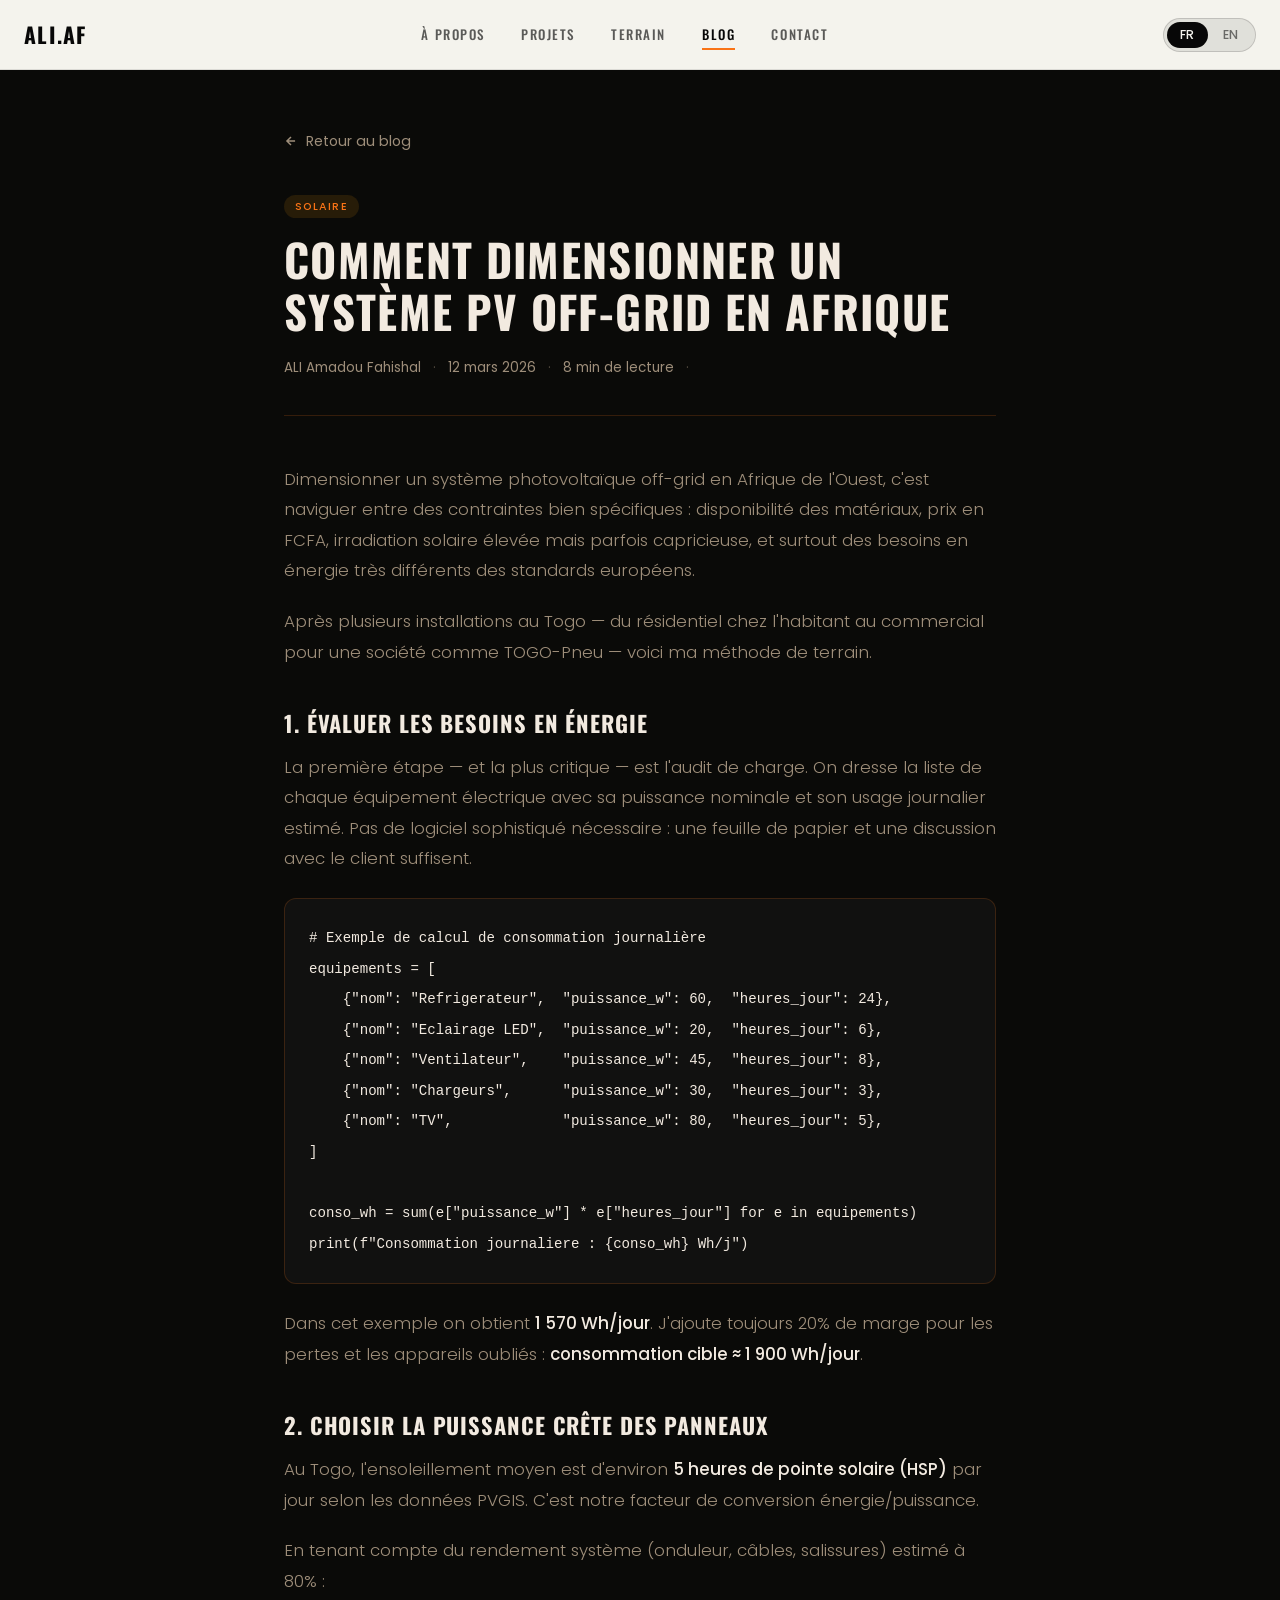
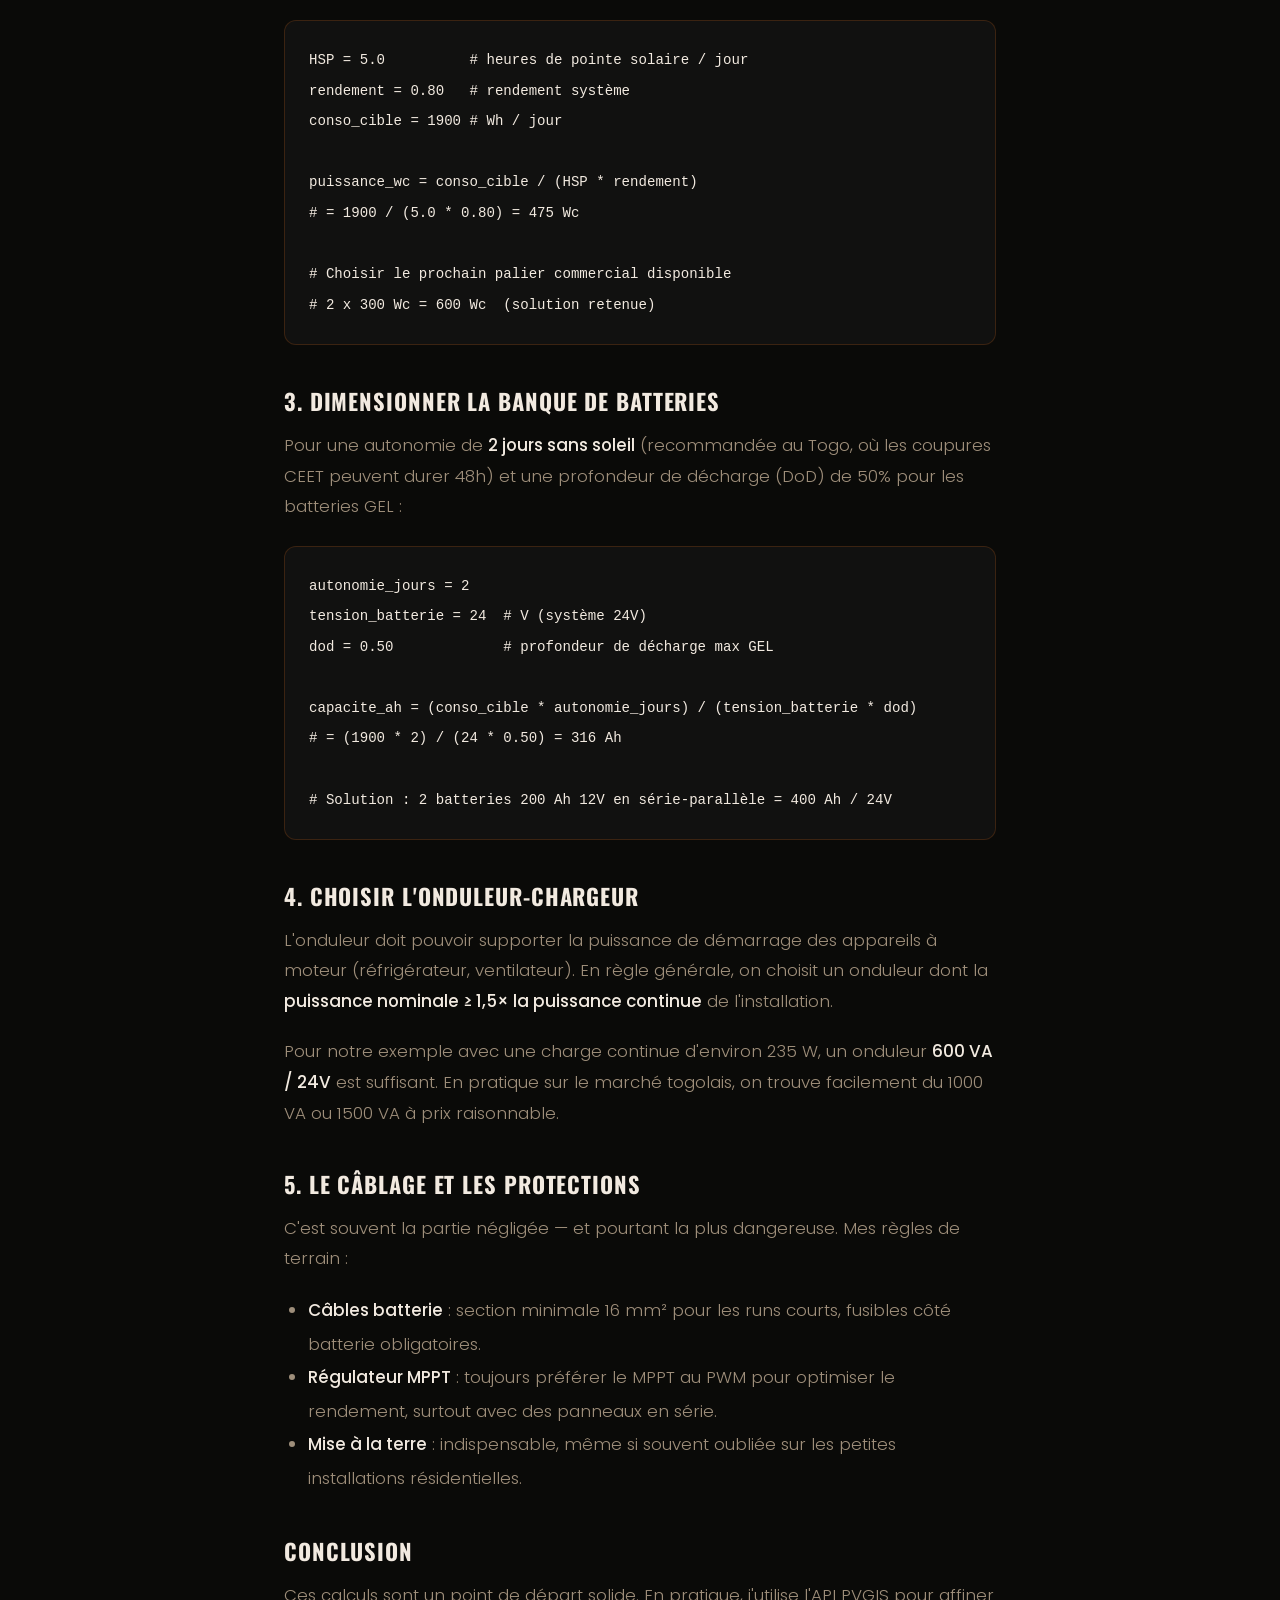
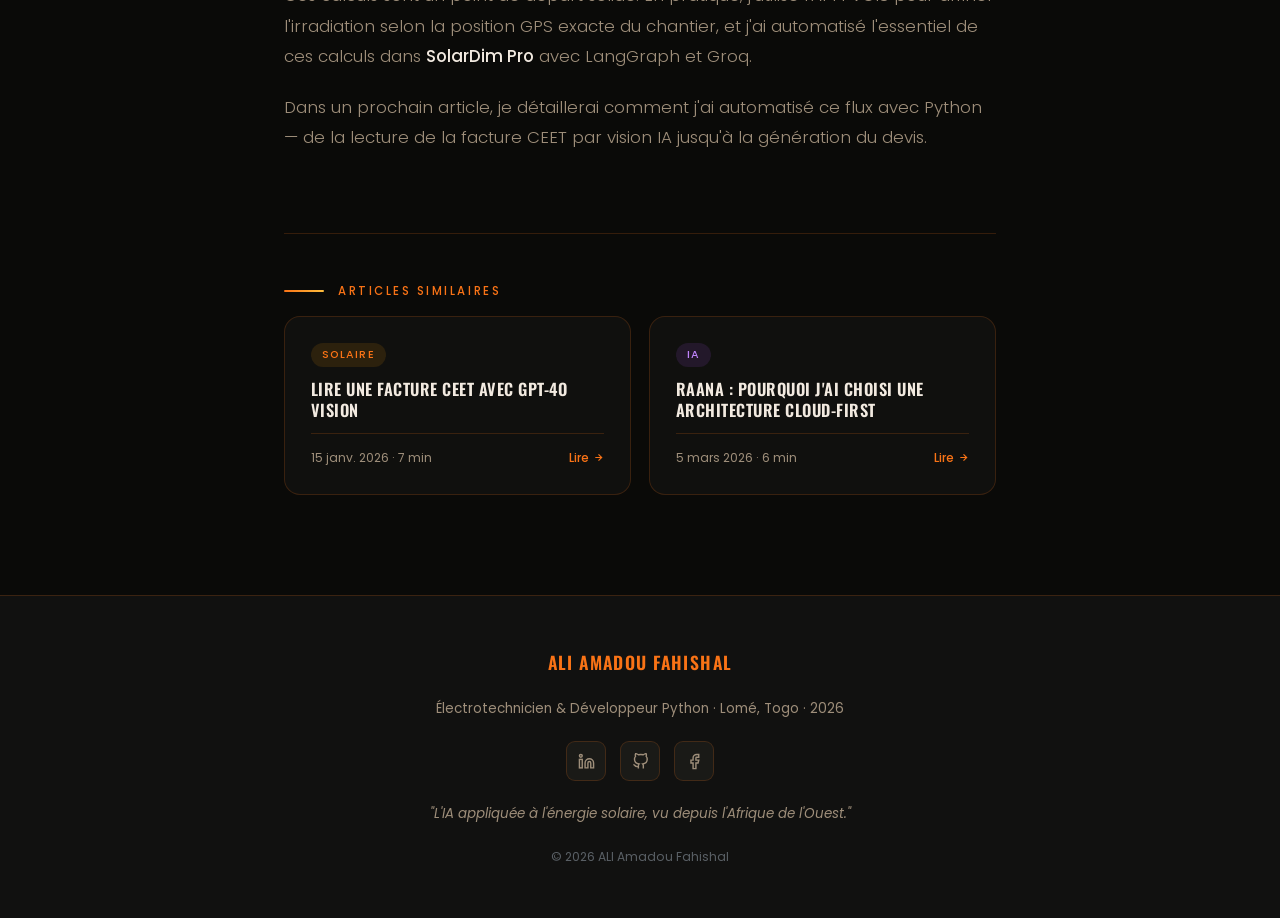
<file: article.html>
<!DOCTYPE html>
<html lang="fr">
<head>
  <meta charset="UTF-8">
  <meta name="viewport" content="width=device-width, initial-scale=1.0">
  <title>Comment dimensionner un système PV off-grid en Afrique — ALI Amadou Fahishal</title>
  <meta name="description" content="Guide pratique pour dimensionner un système solaire off-grid adapté aux réalités du terrain africain : besoins, panneaux, batteries, onduleur.">
  <meta name="author" content="ALI Amadou Fahishal">
  <link rel="preconnect" href="https://fonts.googleapis.com">
  <link rel="preconnect" href="https://fonts.gstatic.com" crossorigin>
  <link href="https://fonts.googleapis.com/css2?family=Oswald:wght@400;500;600;700&family=Poppins:ital,wght@0,300;0,400;0,500;1,300&display=swap" rel="stylesheet">
  <link rel="stylesheet" href="assets/css/style.css">
  <link rel="icon" href="data:image/svg+xml,<svg xmlns='http://www.w3.org/2000/svg' viewBox='0 0 100 100'><text y='.9em' font-size='90'>⚡</text></svg>">
</head>
<body class="lang-fr">

  <!-- Glows arrière-plan -->
  <div class="bg-glow bg-glow--orange" aria-hidden="true"></div>
  <div class="bg-glow bg-glow--green" aria-hidden="true"></div>

  <!-- ======================================================
       NAVIGATION
       ====================================================== -->
  <nav class="nav" role="navigation" aria-label="Navigation principale">
    <div class="nav__inner">

      <a href="index.html" class="nav__logo" aria-label="Accueil ALI.AF">ALI.AF</a>

      <ul class="nav__links" role="list">
        <li><a href="index.html#about"    class="nav__link"><span class="fr">À propos</span><span class="en">About</span></a></li>
        <li><a href="index.html#projects" class="nav__link"><span class="fr">Projets</span><span class="en">Projects</span></a></li>
        <li><a href="index.html#terrain"  class="nav__link"><span class="fr">Terrain</span><span class="en">Field</span></a></li>
        <li><a href="blog.html"           class="nav__link active">Blog</a></li>
        <li><a href="index.html#contact"  class="nav__link">Contact</a></li>
      </ul>

      <div class="nav__actions">
        <div class="lang-toggle" role="group" aria-label="Choix de langue">
          <button class="lang-toggle__btn" data-lang="fr" aria-pressed="true">FR</button>
          <button class="lang-toggle__btn" data-lang="en" aria-pressed="false">EN</button>
        </div>
        <button class="nav__hamburger" aria-label="Ouvrir le menu" aria-expanded="false" aria-controls="mobile-menu">
          <span></span>
          <span></span>
          <span></span>
        </button>
      </div>

    </div>
  </nav>

  <!-- Menu mobile -->
  <div class="nav__mobile" id="mobile-menu" role="navigation" aria-label="Menu mobile">
    <a href="index.html#about"    class="nav__link"><span class="fr">À propos</span><span class="en">About</span></a>
    <a href="index.html#projects" class="nav__link"><span class="fr">Projets</span><span class="en">Projects</span></a>
    <a href="index.html#terrain"  class="nav__link"><span class="fr">Terrain</span><span class="en">Field</span></a>
    <a href="blog.html"           class="nav__link">Blog</a>
    <a href="index.html#contact"  class="nav__link">Contact</a>
  </div>

  <main>
    <article class="article-page">

      <!-- Retour au blog -->
      <div class="article-back">
        <a href="blog.html">
          <svg width="14" height="14" viewBox="0 0 24 24" fill="none" stroke="currentColor" stroke-width="2.5" aria-hidden="true"><path d="M19 12H5M12 19l-7-7 7-7"/></svg>
          <span class="fr">Retour au blog</span>
          <span class="en">Back to blog</span>
        </a>
      </div>

      <!-- ====================================================
           EN-TÊTE DE L'ARTICLE
           ==================================================== -->
      <header class="article-header">
        <span class="article-card__category cat-solaire">Solaire</span>
        <h1 class="article-header__title">
          <span class="fr">Comment dimensionner un système PV off-grid en Afrique</span>
          <span class="en">How to size an off-grid PV system in Africa</span>
        </h1>
        <div class="article-header__meta">
          <span>ALI Amadou Fahishal</span>
          <span>12 mars 2026</span>
          <span>8 min <span class="fr">de lecture</span><span class="en">read</span></span>
        </div>
      </header>

      <!-- ====================================================
           CORPS DE L'ARTICLE
           ==================================================== -->
      <div class="article-body">

        <p class="fr">Dimensionner un système photovoltaïque off-grid en Afrique de l'Ouest, c'est naviguer entre des contraintes bien spécifiques : disponibilité des matériaux, prix en FCFA, irradiation solaire élevée mais parfois capricieuse, et surtout des besoins en énergie très différents des standards européens.</p>
        <p class="en">Sizing an off-grid photovoltaic system in West Africa means navigating very specific constraints: material availability, CFA franc pricing, high but sometimes unpredictable solar irradiation, and energy needs very different from European standards.</p>

        <p class="fr">Après plusieurs installations au Togo — du résidentiel chez l'habitant au commercial pour une société comme TOGO-Pneu — voici ma méthode de terrain.</p>
        <p class="en">After several installations in Togo — from residential homes to commercial sites like TOGO-Pneu — here is my field method.</p>

        <h2>
          <span class="fr">1. Évaluer les besoins en énergie</span>
          <span class="en">1. Assess energy needs</span>
        </h2>

        <p class="fr">La première étape — et la plus critique — est l'audit de charge. On dresse la liste de chaque équipement électrique avec sa puissance nominale et son usage journalier estimé. Pas de logiciel sophistiqué nécessaire : une feuille de papier et une discussion avec le client suffisent.</p>
        <p class="en">The first step — and the most critical — is the load audit. We list every electrical appliance with its rated power and estimated daily usage. No sophisticated software needed: a sheet of paper and a conversation with the client is enough.</p>

<pre><code><span class="fr"># Exemple de calcul de consommation journalière</span><span class="en"># Daily consumption calculation example</span>
equipements = [
    {"nom": "Refrigerateur",  "puissance_w": 60,  "heures_jour": 24},
    {"nom": "Eclairage LED",  "puissance_w": 20,  "heures_jour": 6},
    {"nom": "Ventilateur",    "puissance_w": 45,  "heures_jour": 8},
    {"nom": "Chargeurs",      "puissance_w": 30,  "heures_jour": 3},
    {"nom": "TV",             "puissance_w": 80,  "heures_jour": 5},
]

conso_wh = sum(e["puissance_w"] * e["heures_jour"] for e in equipements)
print(f"<span class="fr">Consommation journaliere</span><span class="en">Daily consumption</span> : {conso_wh} Wh/j")</code></pre>

        <p class="fr">Dans cet exemple on obtient <strong>1 570 Wh/jour</strong>. J'ajoute toujours 20% de marge pour les pertes et les appareils oubliés : <strong>consommation cible ≈ 1 900 Wh/jour</strong>.</p>
        <p class="en">In this example we get <strong>1,570 Wh/day</strong>. I always add 20% margin for losses and forgotten appliances: <strong>target consumption ≈ 1,900 Wh/day</strong>.</p>

        <h2>
          <span class="fr">2. Choisir la puissance crête des panneaux</span>
          <span class="en">2. Choose the peak panel power</span>
        </h2>

        <p class="fr">Au Togo, l'ensoleillement moyen est d'environ <strong>5 heures de pointe solaire (HSP)</strong> par jour selon les données PVGIS. C'est notre facteur de conversion énergie/puissance.</p>
        <p class="en">In Togo, the average sunshine is approximately <strong>5 peak solar hours (PSH)</strong> per day according to PVGIS data. This is our energy/power conversion factor.</p>

        <p class="fr">En tenant compte du rendement système (onduleur, câbles, salissures) estimé à 80% :</p>
        <p class="en">Taking into account the system efficiency (inverter, cables, soiling) estimated at 80%:</p>

<pre><code>HSP = 5.0          <span class="fr"># heures de pointe solaire / jour</span><span class="en"># peak solar hours / day</span>
rendement = 0.80   <span class="fr"># rendement système</span><span class="en"># system efficiency</span>
conso_cible = 1900 <span class="fr"># Wh / jour</span><span class="en"># Wh / day</span>

puissance_wc = conso_cible / (HSP * rendement)
# = 1900 / (5.0 * 0.80) = 475 Wc

<span class="fr"># Choisir le prochain palier commercial disponible</span><span class="en"># Choose the next available commercial tier</span>
# 2 x 300 Wc = 600 Wc  (solution retenue)</code></pre>

        <h2>
          <span class="fr">3. Dimensionner la banque de batteries</span>
          <span class="en">3. Size the battery bank</span>
        </h2>

        <p class="fr">Pour une autonomie de <strong>2 jours sans soleil</strong> (recommandée au Togo, où les coupures CEET peuvent durer 48h) et une profondeur de décharge (DoD) de 50% pour les batteries GEL :</p>
        <p class="en">For <strong>2 days of autonomy without sun</strong> (recommended in Togo, where CEET power cuts can last 48h) and a depth of discharge (DoD) of 50% for GEL batteries:</p>

<pre><code>autonomie_jours = 2
tension_batterie = 24  <span class="fr"># V (système 24V)</span><span class="en"># V (24V system)</span>
dod = 0.50             <span class="fr"># profondeur de décharge max GEL</span><span class="en"># max DoD for GEL</span>

capacite_ah = (conso_cible * autonomie_jours) / (tension_batterie * dod)
# = (1900 * 2) / (24 * 0.50) = 316 Ah

<span class="fr"># Solution : 2 batteries 200 Ah 12V en série-parallèle = 400 Ah / 24V</span>
<span class="en"># Solution: 2 x 200 Ah 12V batteries in series-parallel = 400 Ah / 24V</span></code></pre>

        <h2>
          <span class="fr">4. Choisir l'onduleur-chargeur</span>
          <span class="en">4. Choose the inverter-charger</span>
        </h2>

        <p class="fr">L'onduleur doit pouvoir supporter la puissance de démarrage des appareils à moteur (réfrigérateur, ventilateur). En règle générale, on choisit un onduleur dont la <strong>puissance nominale ≥ 1,5× la puissance continue</strong> de l'installation.</p>
        <p class="en">The inverter must handle the starting power of motor-driven appliances (refrigerator, fan). As a rule, choose an inverter whose <strong>rated power ≥ 1.5× the continuous load</strong> of the installation.</p>

        <p class="fr">Pour notre exemple avec une charge continue d'environ 235 W, un onduleur <strong>600 VA / 24V</strong> est suffisant. En pratique sur le marché togolais, on trouve facilement du 1000 VA ou 1500 VA à prix raisonnable.</p>
        <p class="en">For our example with a continuous load of about 235 W, a <strong>600 VA / 24V</strong> inverter is sufficient. In practice on the Togolese market, 1000 VA or 1500 VA units are readily available at reasonable prices.</p>

        <h2>
          <span class="fr">5. Le câblage et les protections</span>
          <span class="en">5. Wiring and protection</span>
        </h2>

        <p class="fr">C'est souvent la partie négligée — et pourtant la plus dangereuse. Mes règles de terrain :</p>
        <p class="en">This is often the neglected part — yet the most dangerous. My field rules:</p>

        <ul style="padding-left: 24px; margin: 0 0 20px; color: var(--text-muted); line-height: 2; list-style: disc;">
          <li class="fr"><strong style="color:var(--text);">Câbles batterie</strong> : section minimale 16 mm² pour les runs courts, fusibles côté batterie obligatoires.</li>
          <li class="en"><strong style="color:var(--text);">Battery cables</strong>: minimum 16 mm² section for short runs, fuses on the battery side are mandatory.</li>
          <li class="fr"><strong style="color:var(--text);">Régulateur MPPT</strong> : toujours préférer le MPPT au PWM pour optimiser le rendement, surtout avec des panneaux en série.</li>
          <li class="en"><strong style="color:var(--text);">MPPT controller</strong>: always prefer MPPT over PWM to optimize efficiency, especially with panels in series.</li>
          <li class="fr"><strong style="color:var(--text);">Mise à la terre</strong> : indispensable, même si souvent oubliée sur les petites installations résidentielles.</li>
          <li class="en"><strong style="color:var(--text);">Grounding</strong>: essential, even if often forgotten on small residential installations.</li>
        </ul>

        <h2>
          <span class="fr">Conclusion</span>
          <span class="en">Conclusion</span>
        </h2>

        <p class="fr">Ces calculs sont un point de départ solide. En pratique, j'utilise l'API PVGIS pour affiner l'irradiation selon la position GPS exacte du chantier, et j'ai automatisé l'essentiel de ces calculs dans <strong>SolarDim Pro</strong> avec LangGraph et Groq.</p>
        <p class="en">These calculations are a solid starting point. In practice, I use the PVGIS API to refine irradiation based on the exact GPS position of the site, and I've automated most of these calculations in <strong>SolarDim Pro</strong> with LangGraph and Groq.</p>

        <p class="fr">Dans un prochain article, je détaillerai comment j'ai automatisé ce flux avec Python — de la lecture de la facture CEET par vision IA jusqu'à la génération du devis.</p>
        <p class="en">In a future article, I'll detail how I automated this flow with Python — from reading the CEET invoice via AI vision to generating the quote.</p>

      </div>

      <!-- ====================================================
           ARTICLES SIMILAIRES
           ==================================================== -->
      <section class="similar-articles" aria-label="Articles similaires">
        <p class="section-label">
          <span class="fr">Articles similaires</span>
          <span class="en">Similar articles</span>
        </p>
        <div class="similar-grid">

          <a href="article.html" class="article-card" style="text-decoration:none; color:inherit;" aria-label="Lire : Lire une facture CEET avec GPT-4o Vision">
            <span class="article-card__category cat-solaire">Solaire</span>
            <h3 class="article-card__title">
              <span class="fr">Lire une facture CEET avec GPT-4o Vision</span>
              <span class="en">Reading a CEET electricity bill with GPT-4o Vision</span>
            </h3>
            <div class="article-card__meta">
              <span>15 janv. 2026 · 7 min</span>
              <span class="article-card__read">
                <span class="fr">Lire</span><span class="en">Read</span>
                <svg width="11" height="11" viewBox="0 0 24 24" fill="none" stroke="currentColor" stroke-width="2.5" aria-hidden="true"><path d="M5 12h14M12 5l7 7-7 7"/></svg>
              </span>
            </div>
          </a>

          <a href="article.html" class="article-card" style="text-decoration:none; color:inherit;" aria-label="Lire : RAANA : architecture cloud-first">
            <span class="article-card__category cat-ia">IA</span>
            <h3 class="article-card__title">
              <span class="fr">RAANA : pourquoi j'ai choisi une architecture cloud-first</span>
              <span class="en">RAANA: why I chose a cloud-first architecture</span>
            </h3>
            <div class="article-card__meta">
              <span>5 mars 2026 · 6 min</span>
              <span class="article-card__read">
                <span class="fr">Lire</span><span class="en">Read</span>
                <svg width="11" height="11" viewBox="0 0 24 24" fill="none" stroke="currentColor" stroke-width="2.5" aria-hidden="true"><path d="M5 12h14M12 5l7 7-7 7"/></svg>
              </span>
            </div>
          </a>

        </div>
      </section>

    </article>
  </main>

  <!-- ======================================================
       FOOTER
       ====================================================== -->
  <footer>
    <div class="container">
      <div class="footer__inner">
        <div class="footer__name">ALI Amadou Fahishal</div>
        <p class="footer__sub">
          <span class="fr">Électrotechnicien &amp; Développeur Python · Lomé, Togo · 2026</span>
          <span class="en">Electrical Engineer &amp; Python Developer · Lomé, Togo · 2026</span>
        </p>
        <div class="footer__socials">
          <a href="https://linkedin.com/in/ali-fahishal" class="footer__social" target="_blank" rel="noopener noreferrer" aria-label="LinkedIn">
            <svg width="17" height="17" viewBox="0 0 24 24" fill="none" stroke="currentColor" stroke-width="2" aria-hidden="true"><path d="M16 8a6 6 0 016 6v7h-4v-7a2 2 0 00-2-2 2 2 0 00-2 2v7h-4v-7a6 6 0 016-6z"/><rect x="2" y="9" width="4" height="12"/><circle cx="4" cy="4" r="2"/></svg>
          </a>
          <a href="https://github.com/ali-fahishal" class="footer__social" target="_blank" rel="noopener noreferrer" aria-label="GitHub">
            <svg width="17" height="17" viewBox="0 0 24 24" fill="none" stroke="currentColor" stroke-width="2" aria-hidden="true"><path d="M9 19c-5 1.5-5-2.5-7-3m14 6v-3.87a3.37 3.37 0 00-.94-2.61c3.14-.35 6.44-1.54 6.44-7A5.44 5.44 0 0020 4.77 5.07 5.07 0 0019.91 1S18.73.65 16 2.48a13.38 13.38 0 00-7 0C6.27.65 5.09 1 5.09 1A5.07 5.07 0 005 4.77a5.44 5.44 0 00-1.5 3.78c0 5.42 3.3 6.61 6.44 7A3.37 3.37 0 009 18.13V22"/></svg>
          </a>
          <a href="https://facebook.com/ali.fahishal" class="footer__social" target="_blank" rel="noopener noreferrer" aria-label="Facebook">
            <svg width="17" height="17" viewBox="0 0 24 24" fill="none" stroke="currentColor" stroke-width="2" aria-hidden="true"><path d="M18 2h-3a5 5 0 00-5 5v3H7v4h3v8h4v-8h3l1-4h-4V7a1 1 0 011-1h3z"/></svg>
          </a>
        </div>
        <p class="footer__tagline">
          "<span class="fr">L'IA appliquée à l'énergie solaire, vu depuis l'Afrique de l'Ouest.</span><span class="en">AI applied to solar energy, seen from West Africa.</span>"
        </p>
        <p class="footer__copy">&copy; 2026 ALI Amadou Fahishal</p>
      </div>
    </div>
  </footer>

  <script src="assets/js/main.js"></script>
</body>
</html>
</file>
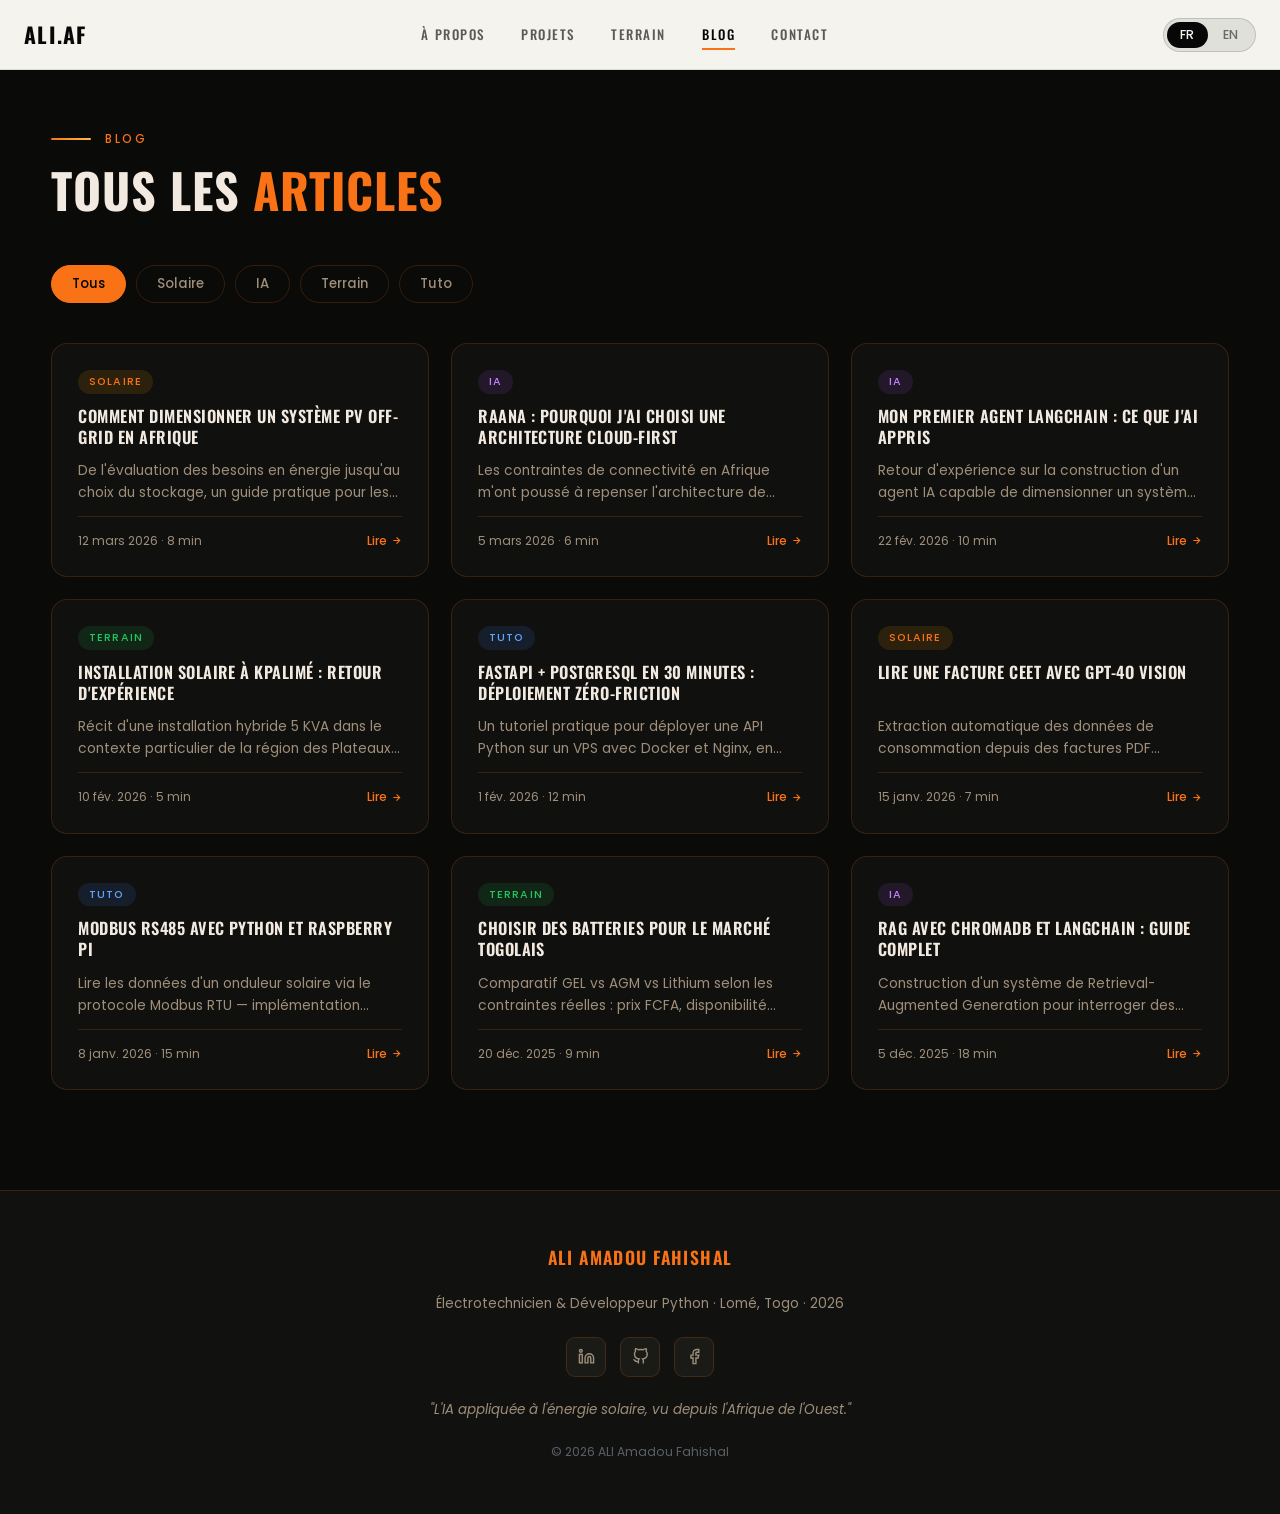
<file: blog.html>
<!DOCTYPE html>
<html lang="fr">
<head>
  <meta charset="UTF-8">
  <meta name="viewport" content="width=device-width, initial-scale=1.0">
  <title>Blog — ALI Amadou Fahishal</title>
  <meta name="description" content="Articles sur l'énergie solaire, l'intelligence artificielle appliquée, le développement Python et le terrain africain.">
  <meta name="author" content="ALI Amadou Fahishal">
  <link rel="preconnect" href="https://fonts.googleapis.com">
  <link rel="preconnect" href="https://fonts.gstatic.com" crossorigin>
  <link href="https://fonts.googleapis.com/css2?family=Oswald:wght@400;500;600;700&family=Poppins:ital,wght@0,300;0,400;0,500;1,300&display=swap" rel="stylesheet">
  <link rel="stylesheet" href="assets/css/style.css">
  <link rel="icon" href="data:image/svg+xml,<svg xmlns='http://www.w3.org/2000/svg' viewBox='0 0 100 100'><text y='.9em' font-size='90'>⚡</text></svg>">
</head>
<body class="lang-fr">

  <!-- Glows arrière-plan -->
  <div class="bg-glow bg-glow--orange" aria-hidden="true"></div>
  <div class="bg-glow bg-glow--green" aria-hidden="true"></div>

  <!-- ======================================================
       NAVIGATION
       ====================================================== -->
  <nav class="nav" role="navigation" aria-label="Navigation principale">
    <div class="nav__inner">

      <a href="index.html" class="nav__logo" aria-label="Accueil ALI.AF">ALI.AF</a>

      <ul class="nav__links" role="list">
        <li><a href="index.html#about"    class="nav__link"><span class="fr">À propos</span><span class="en">About</span></a></li>
        <li><a href="index.html#projects" class="nav__link"><span class="fr">Projets</span><span class="en">Projects</span></a></li>
        <li><a href="index.html#terrain"  class="nav__link"><span class="fr">Terrain</span><span class="en">Field</span></a></li>
        <li><a href="blog.html"           class="nav__link active">Blog</a></li>
        <li><a href="index.html#contact"  class="nav__link">Contact</a></li>
      </ul>

      <div class="nav__actions">
        <div class="lang-toggle" role="group" aria-label="Choix de langue">
          <button class="lang-toggle__btn" data-lang="fr" aria-pressed="true">FR</button>
          <button class="lang-toggle__btn" data-lang="en" aria-pressed="false">EN</button>
        </div>
        <button class="nav__hamburger" aria-label="Ouvrir le menu" aria-expanded="false" aria-controls="mobile-menu">
          <span></span>
          <span></span>
          <span></span>
        </button>
      </div>

    </div>
  </nav>

  <!-- Menu mobile -->
  <div class="nav__mobile" id="mobile-menu" role="navigation" aria-label="Menu mobile">
    <a href="index.html#about"    class="nav__link"><span class="fr">À propos</span><span class="en">About</span></a>
    <a href="index.html#projects" class="nav__link"><span class="fr">Projets</span><span class="en">Projects</span></a>
    <a href="index.html#terrain"  class="nav__link"><span class="fr">Terrain</span><span class="en">Field</span></a>
    <a href="blog.html"           class="nav__link">Blog</a>
    <a href="index.html#contact"  class="nav__link">Contact</a>
  </div>

  <main>
    <div class="blog-page">
      <div class="container">

        <p class="section-label fade-up">Blog</p>
        <h1 class="section-title fade-up">
          <span class="fr">Tous les <span style="color:var(--orange)">articles</span></span>
          <span class="en">All <span style="color:var(--orange)">articles</span></span>
        </h1>

        <!-- Filtres par catégorie -->
        <div class="blog-filters fade-up" role="group" aria-label="Filtrer les articles par catégorie">
          <button class="filter-btn active" data-filter="all">
            <span class="fr">Tous</span><span class="en">All</span>
          </button>
          <button class="filter-btn" data-filter="solaire">Solaire</button>
          <button class="filter-btn" data-filter="ia">IA</button>
          <button class="filter-btn" data-filter="terrain">
            <span class="fr">Terrain</span><span class="en">Field</span>
          </button>
          <button class="filter-btn" data-filter="tuto">Tuto</button>
        </div>

        <!-- Liste de tous les articles -->
        <div class="blog-list">

          <!-- Article 1 -->
          <a href="article.html"
             class="article-card fade-up"
             data-category="solaire"
             style="text-decoration:none; color:inherit;"
             aria-label="Lire : Comment dimensionner un système PV off-grid en Afrique">
            <span class="article-card__category cat-solaire">Solaire</span>
            <h2 class="article-card__title">
              <span class="fr">Comment dimensionner un système PV off-grid en Afrique</span>
              <span class="en">How to size an off-grid PV system in Africa</span>
            </h2>
            <p class="article-card__excerpt">
              <span class="fr">De l'évaluation des besoins en énergie jusqu'au choix du stockage, un guide pratique pour les réalités du terrain africain.</span>
              <span class="en">From energy needs assessment to storage selection, a practical guide for African field realities.</span>
            </p>
            <div class="article-card__meta">
              <span>12 mars 2026 · 8 min</span>
              <span class="article-card__read">
                <span class="fr">Lire</span><span class="en">Read</span>
                <svg width="11" height="11" viewBox="0 0 24 24" fill="none" stroke="currentColor" stroke-width="2.5" aria-hidden="true"><path d="M5 12h14M12 5l7 7-7 7"/></svg>
              </span>
            </div>
          </a>

          <!-- Article 2 -->
          <a href="article.html"
             class="article-card fade-up"
             data-category="ia"
             style="text-decoration:none; color:inherit;"
             aria-label="Lire : RAANA : pourquoi j'ai choisi une architecture cloud-first">
            <span class="article-card__category cat-ia">IA</span>
            <h2 class="article-card__title">
              <span class="fr">RAANA : pourquoi j'ai choisi une architecture cloud-first</span>
              <span class="en">RAANA: why I chose a cloud-first architecture</span>
            </h2>
            <p class="article-card__excerpt">
              <span class="fr">Les contraintes de connectivité en Afrique m'ont poussé à repenser l'architecture de RAANA de fond en comble.</span>
              <span class="en">Connectivity constraints in Africa pushed me to rethink RAANA's architecture from the ground up.</span>
            </p>
            <div class="article-card__meta">
              <span>5 mars 2026 · 6 min</span>
              <span class="article-card__read">
                <span class="fr">Lire</span><span class="en">Read</span>
                <svg width="11" height="11" viewBox="0 0 24 24" fill="none" stroke="currentColor" stroke-width="2.5" aria-hidden="true"><path d="M5 12h14M12 5l7 7-7 7"/></svg>
              </span>
            </div>
          </a>

          <!-- Article 3 -->
          <a href="article.html"
             class="article-card fade-up"
             data-category="ia"
             style="text-decoration:none; color:inherit;"
             aria-label="Lire : Mon premier agent LangChain">
            <span class="article-card__category cat-ia">IA</span>
            <h2 class="article-card__title">
              <span class="fr">Mon premier agent LangChain : ce que j'ai appris</span>
              <span class="en">My first LangChain agent: what I learned</span>
            </h2>
            <p class="article-card__excerpt">
              <span class="fr">Retour d'expérience sur la construction d'un agent IA capable de dimensionner un système photovoltaïque via dialogue.</span>
              <span class="en">Feedback on building an AI agent capable of sizing a PV system through dialogue.</span>
            </p>
            <div class="article-card__meta">
              <span>22 fév. 2026 · 10 min</span>
              <span class="article-card__read">
                <span class="fr">Lire</span><span class="en">Read</span>
                <svg width="11" height="11" viewBox="0 0 24 24" fill="none" stroke="currentColor" stroke-width="2.5" aria-hidden="true"><path d="M5 12h14M12 5l7 7-7 7"/></svg>
              </span>
            </div>
          </a>

          <!-- Article 4 -->
          <a href="article.html"
             class="article-card fade-up"
             data-category="terrain"
             style="text-decoration:none; color:inherit;"
             aria-label="Lire : Installation solaire à Kpalimé">
            <span class="article-card__category cat-terrain">
              <span class="fr">Terrain</span><span class="en">Field</span>
            </span>
            <h2 class="article-card__title">
              <span class="fr">Installation solaire à Kpalimé : retour d'expérience</span>
              <span class="en">Solar installation in Kpalimé: field report</span>
            </h2>
            <p class="article-card__excerpt">
              <span class="fr">Récit d'une installation hybride 5 KVA dans le contexte particulier de la région des Plateaux au Togo.</span>
              <span class="en">Story of a 5 KVA hybrid installation in the specific context of the Plateaux region in Togo.</span>
            </p>
            <div class="article-card__meta">
              <span>10 fév. 2026 · 5 min</span>
              <span class="article-card__read">
                <span class="fr">Lire</span><span class="en">Read</span>
                <svg width="11" height="11" viewBox="0 0 24 24" fill="none" stroke="currentColor" stroke-width="2.5" aria-hidden="true"><path d="M5 12h14M12 5l7 7-7 7"/></svg>
              </span>
            </div>
          </a>

          <!-- Article 5 -->
          <a href="article.html"
             class="article-card fade-up"
             data-category="tuto"
             style="text-decoration:none; color:inherit;"
             aria-label="Lire : FastAPI + PostgreSQL en 30 minutes">
            <span class="article-card__category cat-tuto">Tuto</span>
            <h2 class="article-card__title">
              <span class="fr">FastAPI + PostgreSQL en 30 minutes : déploiement zéro-friction</span>
              <span class="en">FastAPI + PostgreSQL in 30 minutes: zero-friction deployment</span>
            </h2>
            <p class="article-card__excerpt">
              <span class="fr">Un tutoriel pratique pour déployer une API Python sur un VPS avec Docker et Nginx, en partant de zéro.</span>
              <span class="en">A practical tutorial to deploy a Python API on a VPS with Docker and Nginx, starting from scratch.</span>
            </p>
            <div class="article-card__meta">
              <span>1 fév. 2026 · 12 min</span>
              <span class="article-card__read">
                <span class="fr">Lire</span><span class="en">Read</span>
                <svg width="11" height="11" viewBox="0 0 24 24" fill="none" stroke="currentColor" stroke-width="2.5" aria-hidden="true"><path d="M5 12h14M12 5l7 7-7 7"/></svg>
              </span>
            </div>
          </a>

          <!-- Article 6 -->
          <a href="article.html"
             class="article-card fade-up"
             data-category="solaire"
             style="text-decoration:none; color:inherit;"
             aria-label="Lire : Lire une facture CEET avec GPT-4o Vision">
            <span class="article-card__category cat-solaire">Solaire</span>
            <h2 class="article-card__title">
              <span class="fr">Lire une facture CEET avec GPT-4o Vision</span>
              <span class="en">Reading a CEET electricity bill with GPT-4o Vision</span>
            </h2>
            <p class="article-card__excerpt">
              <span class="fr">Extraction automatique des données de consommation depuis des factures PDF scannées — le module clé de SolarDim Pro.</span>
              <span class="en">Automatic extraction of consumption data from scanned PDF bills — the key module of SolarDim Pro.</span>
            </p>
            <div class="article-card__meta">
              <span>15 janv. 2026 · 7 min</span>
              <span class="article-card__read">
                <span class="fr">Lire</span><span class="en">Read</span>
                <svg width="11" height="11" viewBox="0 0 24 24" fill="none" stroke="currentColor" stroke-width="2.5" aria-hidden="true"><path d="M5 12h14M12 5l7 7-7 7"/></svg>
              </span>
            </div>
          </a>

          <!-- Article 7 -->
          <a href="article.html"
             class="article-card fade-up"
             data-category="tuto"
             style="text-decoration:none; color:inherit;"
             aria-label="Lire : Modbus RS485 avec Python et Raspberry Pi">
            <span class="article-card__category cat-tuto">Tuto</span>
            <h2 class="article-card__title">
              <span class="fr">Modbus RS485 avec Python et Raspberry Pi</span>
              <span class="en">Modbus RS485 with Python and Raspberry Pi</span>
            </h2>
            <p class="article-card__excerpt">
              <span class="fr">Lire les données d'un onduleur solaire via le protocole Modbus RTU — implémentation pas-à-pas avec pymodbus.</span>
              <span class="en">Reading data from a solar inverter via Modbus RTU protocol — step-by-step implementation with pymodbus.</span>
            </p>
            <div class="article-card__meta">
              <span>8 janv. 2026 · 15 min</span>
              <span class="article-card__read">
                <span class="fr">Lire</span><span class="en">Read</span>
                <svg width="11" height="11" viewBox="0 0 24 24" fill="none" stroke="currentColor" stroke-width="2.5" aria-hidden="true"><path d="M5 12h14M12 5l7 7-7 7"/></svg>
              </span>
            </div>
          </a>

          <!-- Article 8 -->
          <a href="article.html"
             class="article-card fade-up"
             data-category="terrain"
             style="text-decoration:none; color:inherit;"
             aria-label="Lire : Choisir des batteries pour le marché togolais">
            <span class="article-card__category cat-terrain">
              <span class="fr">Terrain</span><span class="en">Field</span>
            </span>
            <h2 class="article-card__title">
              <span class="fr">Choisir des batteries pour le marché togolais</span>
              <span class="en">Choosing batteries for the Togolese market</span>
            </h2>
            <p class="article-card__excerpt">
              <span class="fr">Comparatif GEL vs AGM vs Lithium selon les contraintes réelles : prix FCFA, disponibilité locale, température ambiante.</span>
              <span class="en">GEL vs AGM vs Lithium comparison based on real constraints: CFA franc prices, local availability, ambient temperature.</span>
            </p>
            <div class="article-card__meta">
              <span>20 déc. 2025 · 9 min</span>
              <span class="article-card__read">
                <span class="fr">Lire</span><span class="en">Read</span>
                <svg width="11" height="11" viewBox="0 0 24 24" fill="none" stroke="currentColor" stroke-width="2.5" aria-hidden="true"><path d="M5 12h14M12 5l7 7-7 7"/></svg>
              </span>
            </div>
          </a>

          <!-- Article 9 -->
          <a href="article.html"
             class="article-card fade-up"
             data-category="ia"
             style="text-decoration:none; color:inherit;"
             aria-label="Lire : RAG avec ChromaDB et LangChain">
            <span class="article-card__category cat-ia">IA</span>
            <h2 class="article-card__title">
              <span class="fr">RAG avec ChromaDB et LangChain : guide complet</span>
              <span class="en">RAG with ChromaDB and LangChain: complete guide</span>
            </h2>
            <p class="article-card__excerpt">
              <span class="fr">Construction d'un système de Retrieval-Augmented Generation pour interroger des fiches techniques de panneaux solaires.</span>
              <span class="en">Building a Retrieval-Augmented Generation system to query solar panel datasheets.</span>
            </p>
            <div class="article-card__meta">
              <span>5 déc. 2025 · 18 min</span>
              <span class="article-card__read">
                <span class="fr">Lire</span><span class="en">Read</span>
                <svg width="11" height="11" viewBox="0 0 24 24" fill="none" stroke="currentColor" stroke-width="2.5" aria-hidden="true"><path d="M5 12h14M12 5l7 7-7 7"/></svg>
              </span>
            </div>
          </a>

        </div>
      </div>
    </div>
  </main>

  <!-- ======================================================
       FOOTER
       ====================================================== -->
  <footer>
    <div class="container">
      <div class="footer__inner">
        <div class="footer__name">ALI Amadou Fahishal</div>
        <p class="footer__sub">
          <span class="fr">Électrotechnicien &amp; Développeur Python · Lomé, Togo · 2026</span>
          <span class="en">Electrical Engineer &amp; Python Developer · Lomé, Togo · 2026</span>
        </p>
        <div class="footer__socials">
          <a href="https://linkedin.com/in/ali-fahishal" class="footer__social" target="_blank" rel="noopener noreferrer" aria-label="LinkedIn">
            <svg width="17" height="17" viewBox="0 0 24 24" fill="none" stroke="currentColor" stroke-width="2" aria-hidden="true"><path d="M16 8a6 6 0 016 6v7h-4v-7a2 2 0 00-2-2 2 2 0 00-2 2v7h-4v-7a6 6 0 016-6z"/><rect x="2" y="9" width="4" height="12"/><circle cx="4" cy="4" r="2"/></svg>
          </a>
          <a href="https://github.com/ali-fahishal" class="footer__social" target="_blank" rel="noopener noreferrer" aria-label="GitHub">
            <svg width="17" height="17" viewBox="0 0 24 24" fill="none" stroke="currentColor" stroke-width="2" aria-hidden="true"><path d="M9 19c-5 1.5-5-2.5-7-3m14 6v-3.87a3.37 3.37 0 00-.94-2.61c3.14-.35 6.44-1.54 6.44-7A5.44 5.44 0 0020 4.77 5.07 5.07 0 0019.91 1S18.73.65 16 2.48a13.38 13.38 0 00-7 0C6.27.65 5.09 1 5.09 1A5.07 5.07 0 005 4.77a5.44 5.44 0 00-1.5 3.78c0 5.42 3.3 6.61 6.44 7A3.37 3.37 0 009 18.13V22"/></svg>
          </a>
          <a href="https://facebook.com/ali.fahishal" class="footer__social" target="_blank" rel="noopener noreferrer" aria-label="Facebook">
            <svg width="17" height="17" viewBox="0 0 24 24" fill="none" stroke="currentColor" stroke-width="2" aria-hidden="true"><path d="M18 2h-3a5 5 0 00-5 5v3H7v4h3v8h4v-8h3l1-4h-4V7a1 1 0 011-1h3z"/></svg>
          </a>
        </div>
        <p class="footer__tagline">
          "<span class="fr">L'IA appliquée à l'énergie solaire, vu depuis l'Afrique de l'Ouest.</span><span class="en">AI applied to solar energy, seen from West Africa.</span>"
        </p>
        <p class="footer__copy">&copy; 2026 ALI Amadou Fahishal</p>
      </div>
    </div>
  </footer>

  <script src="assets/js/main.js"></script>
</body>
</html>
</file>
<file: assets/css/style.css>
/* ============================================================
   PORTFOLIO — ALI Amadou Fahishal
   assets/css/style.css
   ============================================================ */

/* ============================================================
   VARIABLES
   ============================================================ */
:root {
  /* ── Couleurs principales Nino ── */
  --bg-hero:  #F4F3ED;          /* crème — fond hero */
  --bg:       #0A0A08;          /* noir profond — fond sections */
  --bg2:      #111110;
  --bg3:      #1A1A17;
  --dark:     #070707;          /* texte sombre sur fond crème */
  /* ── Accent ── */
  --orange:      #F97316;
  --orange-dark: #EA6C1E;
  --gold:        #FFBE3D;
  --terra:       #C2552A;
  --green:  #22C55E;
  /* ── Texte sections sombres ── */
  --text:       #F2EAE0;
  --text-muted: #9E8E7A;
  --border: rgba(249,115,22,0.18);
  --card:   rgba(17,17,16,0.9);
  --radius-card: 16px;
  --radius-btn: 8px;
  --nav-height: 70px;
  --transition: 0.3s ease;
  --container-max: 1320px;
}

/* ============================================================
   RESET
   ============================================================ */
*, *::before, *::after {
  box-sizing: border-box;
  margin: 0;
  padding: 0;
}

html {
  scroll-behavior: smooth;
  font-size: 16px;
}

body {
  background: var(--bg);
  color: var(--text);
  font-family: 'Poppins', sans-serif;
  font-weight: 400;
  line-height: 1.6;
  overflow-x: hidden;
  position: relative;
  min-height: 100vh;
}

img, video {
  max-width: 100%;
  display: block;
}

a {
  color: inherit;
  text-decoration: none;
}

ul {
  list-style: none;
}

button {
  cursor: pointer;
}

/* Bascule bilingue : cacher l'élément selon la langue active */
body.lang-fr .en { display: none !important; }
body.lang-en .fr { display: none !important; }

/* ============================================================
   FOND — Pas d'overlay (Nino : design épuré)
   ============================================================ */

/* ============================================================
   LAYOUT
   ============================================================ */
.container {
  max-width: var(--container-max);
  margin: 0 auto;
  padding: 0 clamp(16px, 4vw, 60px);
  position: relative;
  z-index: 1;
}

section {
  padding: 100px 0;
}

/* Label de section (ex: "À propos", "Projets") */
.section-label {
  font-family: 'Poppins', sans-serif;
  font-size: 0.72rem;
  font-weight: 500;
  letter-spacing: 0.22em;
  text-transform: uppercase;
  color: var(--orange);
  display: flex;
  align-items: center;
  gap: 14px;
  margin-bottom: 16px;
}

.section-label::before {
  content: '';
  width: 40px;
  height: 2px;
  background: linear-gradient(90deg, var(--orange), var(--gold));
  flex-shrink: 0;
  border-radius: 2px;
}

/* Titre de section principal */
.section-title {
  font-family: 'Oswald', sans-serif;
  font-size: clamp(2rem, 4vw, 3rem);
  font-weight: 700;
  letter-spacing: 0.02em;
  line-height: 1.1;
  margin-bottom: 48px;
  text-transform: uppercase;
}

/* ============================================================
   TYPOGRAPHIE
   ============================================================ */
h1, h2, h3, h4 {
  font-family: 'Oswald', sans-serif;
  font-weight: 700;
  letter-spacing: 0.02em;
  line-height: 1.1;
}

/* ============================================================
   COMPOSANT — Badge pill
   ============================================================ */
.badge {
  display: inline-flex;
  align-items: center;
  gap: 7px;
  padding: 5px 14px;
  background: rgba(7,7,7,0.07);
  border: 1px solid rgba(7,7,7,0.18);
  border-radius: 100px;
  font-size: 0.72rem;
  font-weight: 500;
  font-family: 'Poppins', sans-serif;
  color: var(--dark);
  text-transform: uppercase;
  letter-spacing: 0.08em;
  white-space: nowrap;
}

/* Dans les sections sombres, le badge retrouve son style orange */
#about .badge, #projects .badge, #terrain .badge,
#creations3d .badge, #blog .badge, #contact .badge {
  background: rgba(245,158,11,0.1);
  border-color: rgba(245,158,11,0.3);
  color: var(--orange);
}

.badge--green {
  background: rgba(34,197,94,0.1);
  border-color: rgba(34,197,94,0.3);
  color: var(--green);
}

.badge--blue {
  background: rgba(59,130,246,0.1);
  border-color: rgba(59,130,246,0.3);
  color: #60A5FA;
}

.badge--purple {
  background: rgba(168,85,247,0.1);
  border-color: rgba(168,85,247,0.3);
  color: #C084FC;
}

/* Point animé "disponible" */
.badge .dot {
  width: 7px;
  height: 7px;
  border-radius: 50%;
  background: var(--green);
  animation: pulse-dot 2s ease-in-out infinite;
  flex-shrink: 0;
}

@keyframes pulse-dot {
  0%, 100% { opacity: 1; transform: scale(1); }
  50% { opacity: 0.4; transform: scale(0.75); }
}

/* ============================================================
   COMPOSANT — Boutons
   ============================================================ */
.btn {
  display: inline-flex;
  align-items: center;
  gap: 8px;
  padding: 13px 26px;
  border-radius: var(--radius-btn);
  font-family: 'Poppins', sans-serif;
  font-size: 0.95rem;
  font-weight: 500;
  cursor: pointer;
  border: none;
  transition: all var(--transition);
  line-height: 1;
}

.btn-primary {
  background: var(--orange);
  color: #000;
  font-weight: 600;
  box-shadow: 0 0 0 0 rgba(249,115,22,0);
  transition: all var(--transition);
}

.btn-primary:hover {
  background: var(--orange-dark);
  box-shadow: 0 0 28px rgba(249,115,22,0.45);
  transform: translateY(-2px);
  box-shadow: 0 10px 28px rgba(245,158,11,0.28);
}

.btn-secondary {
  background: transparent;
  color: var(--dark);
  border: 1px solid rgba(7,7,7,0.28);
}

/* Dans les sections sombres, le btn-secondary est clair */
#about .btn-secondary, #projects .btn-secondary,
#terrain .btn-secondary, #creations3d .btn-secondary,
#blog .btn-secondary, #contact .btn-secondary,
footer .btn-secondary {
  color: var(--text);
  border-color: var(--border);
}

.btn-secondary:hover {
  border-color: var(--orange);
  color: var(--orange);
  transform: translateY(-2px);
}

/* ============================================================
   COMPOSANT — Carte générique
   ============================================================ */
.card {
  background: var(--card);
  border: 1px solid var(--border);
  border-radius: var(--radius-card);
  padding: 28px;
  transition: border-color var(--transition), transform var(--transition), box-shadow var(--transition);
  backdrop-filter: blur(10px);
  -webkit-backdrop-filter: blur(10px);
}

.card:hover {
  border-color: var(--orange);
  transform: translateY(-4px);
  box-shadow: 0 20px 56px rgba(249,115,22,0.14), 0 0 0 1px rgba(249,115,22,0.08);
}

/* ============================================================
   NAVIGATION
   ============================================================ */
.nav {
  position: fixed;
  top: 0;
  left: 0;
  right: 0;
  height: var(--nav-height);
  z-index: 100;
  background: var(--bg-hero);
  border-bottom: 1px solid rgba(7,7,7,0.10);
  transition: background var(--transition), border-color var(--transition);
}

.nav__inner {
  max-width: var(--container-max);
  margin: 0 auto;
  padding: 0 24px;
  height: 100%;
  display: flex;
  align-items: center;
  justify-content: space-between;
  position: relative;
  z-index: 1;
}

.nav__logo {
  font-family: 'Oswald', sans-serif;
  font-size: 1.35rem;
  font-weight: 700;
  color: var(--dark);
  letter-spacing: 0.06em;
  text-transform: uppercase;
  transition: color var(--transition);
}

.nav__logo:hover {
  color: var(--orange);
}

.nav__links {
  display: flex;
  align-items: center;
  gap: 36px;
}

.nav__link {
  font-family: 'Oswald', sans-serif;
  font-size: 0.82rem;
  font-weight: 500;
  letter-spacing: 0.12em;
  text-transform: uppercase;
  color: rgba(7,7,7,0.65);
  transition: color var(--transition);
  position: relative;
  padding-bottom: 2px;
}

/* Soulignement animé au hover */
.nav__link::after {
  content: '';
  position: absolute;
  bottom: -4px;
  left: 0;
  width: 0;
  height: 2px;
  background: var(--orange);
  transition: width var(--transition);
}

.nav__link:hover,
.nav__link.active {
  color: var(--dark);
}

.nav__link:hover::after,
.nav__link.active::after {
  width: 100%;
}

/* Groupe droite nav : langue + hamburger */
.nav__actions {
  display: flex;
  align-items: center;
  gap: 16px;
}

/* Bouton toggle langue FR | EN */
.lang-toggle {
  display: flex;
  align-items: center;
  background: rgba(7,7,7,0.08);
  border: 1px solid rgba(7,7,7,0.15);
  border-radius: 100px;
  padding: 3px;
  gap: 2px;
}

.lang-toggle__btn {
  padding: 4px 13px;
  border-radius: 100px;
  font-size: 0.78rem;
  font-weight: 500;
  transition: all var(--transition);
  background: none;
  border: none;
  color: rgba(7,7,7,0.55);
  font-family: 'Poppins', sans-serif;
  letter-spacing: 0.04em;
}

.lang-toggle__btn.active {
  background: var(--dark);
  color: var(--bg-hero);
}

/* Hamburger mobile */
.nav__hamburger {
  display: none;
  flex-direction: column;
  gap: 5px;
  background: none;
  border: none;
  padding: 4px;
  cursor: pointer;
}

.nav__hamburger span {
  display: block;
  width: 22px;
  height: 2px;
  background: var(--dark);
  border-radius: 2px;
  transition: transform 0.3s, opacity 0.3s;
}

/* Menu mobile déroulant */
.nav__mobile {
  display: none;
  position: fixed;
  top: var(--nav-height);
  left: 0;
  right: 0;
  background: var(--bg-hero);
  border-bottom: 1px solid rgba(7,7,7,0.12);
  padding: 24px;
  z-index: 99;
  flex-direction: column;
  gap: 22px;
}

.nav__mobile.open {
  display: flex;
}

.nav__mobile .nav__link {
  font-size: 1.05rem;
}

/* ============================================================
   HERO — Design Nino (fond crème + nom géant Oswald + 3 colonnes)
   ============================================================ */
#hero {
  min-height: 100vh;
  display: flex;
  align-items: center;
  background: var(--bg-hero);
  color: var(--dark);
  padding-top: var(--nav-height);
  padding-bottom: 60px;
  position: relative;
  overflow: hidden;
}

/* Grain subtil sur fond crème */
.hero__visual {
  position: absolute;
  inset: 0;
  pointer-events: none;
  z-index: 0;
  background-image: url("data:image/svg+xml,%3Csvg viewBox='0 0 512 512' xmlns='http://www.w3.org/2000/svg'%3E%3Cfilter id='n'%3E%3CfeTurbulence type='fractalNoise' baseFrequency='0.65' numOctaves='3' stitchTiles='stitch'/%3E%3C/filter%3E%3Crect width='100%25' height='100%25' filter='url(%23n)' opacity='0.025'/%3E%3C/svg%3E");
  background-size: 180px 180px;
}

/* Conteneur hero */
.hero__container {
  width: 100%;
  max-width: 1440px;
  margin: 0 auto;
  padding: 0 clamp(20px, 4vw, 80px);
  position: relative;
  z-index: 1;
}

/* ── NOM GÉANT ── */
.hero__name-wrap {
  text-align: center;
  margin-bottom: 0;
  animation: slideUp 0.8s cubic-bezier(0.16,1,0.3,1) both;
  animation-delay: 0.05s;
}

.hero__name {
  font-family: 'Oswald', sans-serif;
  font-weight: 700;
  line-height: 0.90;
  letter-spacing: 0.04em;
  color: var(--dark);
  text-transform: uppercase;
  display: flex;
  flex-direction: column;
  align-items: center;
}

/* Ligne 1 : "ALI AMADOU" */
.hero__name-l1 {
  font-size: clamp(2.5rem, 7vw, 10rem);
  display: block;
}

/* Ligne 2 : "FAHISHAL" — plus grande, accent orange */
.hero__name-l2 {
  font-size: clamp(3.5rem, 9.5vw, 14rem);
  display: block;
  color: var(--orange);
}

/* ── LIGNE DE SÉPARATION ── */
.hero__name-wrap::after {
  content: '';
  display: block;
  height: 2px;
  background: linear-gradient(90deg, transparent, var(--dark), var(--orange), transparent);
  margin-top: 28px;
  animation: growLine 1.2s ease both;
  animation-delay: 0.5s;
  transform-origin: center;
  opacity: 0.25;
}

@keyframes growLine {
  from { transform: scaleX(0); opacity: 0; }
  to   { transform: scaleX(1); opacity: 0.25; }
}

/* ── 3 COLONNES ── */
.hero__cols {
  display: grid;
  grid-template-columns: 1fr auto 1fr;
  gap: 40px;
  align-items: center;
  padding-top: 36px;
  animation: fadeUp 0.7s ease both;
  animation-delay: 0.35s;
}

/* Colonne gauche */
.hero__col--left {
  display: flex;
  flex-direction: column;
  gap: 20px;
}

.hero__role {
  font-family: 'Oswald', sans-serif;
  font-size: clamp(1rem, 1.8vw, 1.4rem);
  font-weight: 600;
  letter-spacing: 0.06em;
  text-transform: uppercase;
  line-height: 1.3;
  color: var(--dark);
}

.hero__role .accent { color: var(--orange); }

.hero__stats {
  display: flex;
  gap: 28px;
  flex-wrap: wrap;
}

.hero__stat-value {
  font-family: 'Oswald', sans-serif;
  font-size: clamp(1.6rem, 2.5vw, 2.4rem);
  font-weight: 700;
  color: var(--dark);
  line-height: 1;
  letter-spacing: 0.02em;
}

.hero__stat-label {
  font-size: 0.72rem;
  color: rgba(7,7,7,0.5);
  margin-top: 4px;
  letter-spacing: 0.08em;
  text-transform: uppercase;
  font-family: 'Poppins', sans-serif;
}

/* Colonne centre : portrait — style Nino (carte inclinée) */
.hero__col--center {
  display: flex;
  justify-content: center;
}

.hero__portrait {
  width: clamp(200px, 22vw, 360px);
  position: relative;
}

.hero__portrait img {
  width: 100%;
  aspect-ratio: 3/4;
  object-fit: cover;
  object-position: center top;
  display: block;
  border-radius: 20px;
  border: 3px solid #fff;
  transform: rotate(8deg);
  transition: transform 0.5s cubic-bezier(0.16,1,0.3,1);
  box-shadow: 8px 12px 40px rgba(7,7,7,0.18);
}

.hero__portrait:hover img {
  transform: rotate(0deg);
}

/* Colonne droite */
.hero__col--right {
  display: flex;
  flex-direction: column;
  gap: 24px;
  text-align: right;
}

.hero__subtitle {
  font-size: clamp(0.9rem, 1.4vw, 1.05rem);
  color: rgba(7,7,7,0.6);
  line-height: 1.8;
  font-weight: 300;
}

.hero__actions {
  display: flex;
  gap: 12px;
  flex-wrap: wrap;
  justify-content: flex-end;
}

.hero__location {
  display: flex;
  align-items: center;
  justify-content: flex-end;
  gap: 5px;
  font-size: 0.78rem;
  color: rgba(7,7,7,0.45);
  letter-spacing: 0.05em;
}

@keyframes slideUp {
  from { transform: translateY(50px); opacity: 0; }
  to   { transform: translateY(0);    opacity: 1; }
}

/* ============================================================
   À PROPOS
   ============================================================ */
#about {
  background: var(--bg);
  position: relative;
}

/* Grille 2 colonnes desktop */
.about__grid {
  display: grid;
  grid-template-columns: 1fr 1fr;
  gap: 80px;
  align-items: start;
}

.about__text {
  font-size: 1.05rem;
  color: var(--text-muted);
  line-height: 1.82;
  font-weight: 300;
}

.about__text p + p {
  margin-top: 20px;
}

.about__text strong {
  color: var(--text);
  font-weight: 500;
}

.about__skills-title {
  font-family: 'Poppins', sans-serif;
  font-size: 0.75rem;
  font-weight: 500;
  letter-spacing: 0.18em;
  text-transform: uppercase;
  color: var(--text-muted);
  margin-bottom: 20px;
}

/* Grille des cartes de compétences */
.skills-grid {
  display: grid;
  grid-template-columns: 1fr 1fr;
  gap: 10px;
}

.skill-card {
  background: var(--bg3);
  border: 1px solid var(--border);
  border-radius: 12px;
  padding: 14px 16px;
  display: flex;
  align-items: flex-start;
  gap: 12px;
  transition: border-color var(--transition), background var(--transition);
}

.skill-card:hover {
  border-color: rgba(249,115,22,0.45);
  background: rgba(249,115,22,0.06);
}

.skill-card__icon {
  width: 30px;
  height: 30px;
  display: flex;
  align-items: center;
  justify-content: center;
  color: var(--orange);
  flex-shrink: 0;
  margin-top: 2px;
}

.skill-card__name {
  font-size: 0.85rem;
  font-weight: 500;
  color: var(--text);
  line-height: 1.3;
}

.skill-card__sub {
  font-size: 0.73rem;
  color: var(--text-muted);
  margin-top: 3px;
  line-height: 1.4;
}

/* ============================================================
   PROJETS DIGITAUX
   ============================================================ */
#projects {
  position: relative;
}

/* Grille 3 colonnes — la vedette Raana en occupe 2 */
.projects-grid {
  display: grid;
  grid-template-columns: repeat(3, 1fr);
  gap: 22px;
}

.project-card--featured {
  grid-column: span 2;
}

.project-card {
  display: flex;
  flex-direction: column;
  height: 100%;
}

.project-card__header {
  display: flex;
  justify-content: space-between;
  align-items: flex-start;
  margin-bottom: 4px;
}

.project-card__title {
  font-family: 'Oswald', sans-serif;
  font-size: 1.4rem;
  font-weight: 600;
  letter-spacing: 0.04em;
  text-transform: uppercase;
  margin: 16px 0 10px;
  color: var(--text);
}

.project-card--featured .project-card__title {
  font-size: 1.85rem;
}

.project-card__desc {
  font-size: 0.9rem;
  color: var(--text-muted);
  line-height: 1.65;
  flex: 1;
}

/* Tags de stack technique */
.project-card__stack {
  display: flex;
  flex-wrap: wrap;
  gap: 8px;
  margin: 20px 0 0;
}

.stack-tag {
  padding: 3px 10px;
  background: var(--bg3);
  border-radius: 5px;
  font-size: 0.73rem;
  font-weight: 500;
  color: var(--text-muted);
  border: 1px solid rgba(139,148,158,0.18);
  font-family: monospace;
  letter-spacing: 0.02em;
}

.project-card__links {
  display: flex;
  gap: 20px;
  margin-top: 22px;
  padding-top: 20px;
  border-top: 1px solid var(--border);
}

.project-link {
  display: inline-flex;
  align-items: center;
  gap: 5px;
  font-size: 0.85rem;
  font-weight: 500;
  color: var(--orange);
  transition: gap var(--transition);
}

.project-link:hover {
  gap: 9px;
}

.project-link--soon {
  color: var(--text-muted);
  font-style: italic;
  cursor: default;
  pointer-events: none;
  gap: 0;
}

.project-link--soon:hover {
  gap: 0;
}

/* Icone projet avec couleur variable */
.project-icon {
  width: 46px;
  height: 46px;
  background: rgba(245,158,11,0.12);
  border: 1px solid rgba(245,158,11,0.25);
  border-radius: 12px;
  display: flex;
  align-items: center;
  justify-content: center;
  color: var(--orange);
  flex-shrink: 0;
}

.project-icon--purple {
  background: rgba(168,85,247,0.12);
  border-color: rgba(168,85,247,0.25);
  color: #C084FC;
}

.project-icon--green {
  background: rgba(34,197,94,0.12);
  border-color: rgba(34,197,94,0.25);
  color: var(--green);
}

/* ============================================================
   RÉALISATIONS TERRAIN
   ============================================================ */
#terrain {
  background: var(--bg2);
  position: relative;
}

/* Sections alternées légèrement plus claires */
#projects, #creations3d {
  background: var(--bg);
}

#blog {
  background: var(--bg2);
}

/* Accent terracotta terrain */
#terrain .section-label {
  color: var(--terra);
}
#terrain .section-label::before {
  background: linear-gradient(90deg, var(--terra), var(--orange));
}
#terrain .section-title span[style] {
  color: var(--terra) !important;
}

.terrain__intro {
  font-size: 1.05rem;
  color: var(--text-muted);
  margin: -28px 0 48px;
  max-width: 580px;
  font-weight: 300;
  line-height: 1.7;
}

/* Bannière photos terrain — 3 photos côte à côte */
.terrain__banner {
  display: grid;
  grid-template-columns: 1fr 0.75fr 1fr;
  gap: 6px;
  border-radius: 20px;
  overflow: hidden;
  margin-bottom: 40px;
  height: 320px;
}

.terrain__banner-photo {
  overflow: hidden;
  position: relative;
}

.terrain__banner-photo img {
  width: 100%;
  height: 100%;
  object-fit: cover;
  transition: transform 0.6s ease;
  filter: brightness(0.85) saturate(1.1);
}

.terrain__banner-photo:hover img {
  transform: scale(1.06);
  filter: brightness(1) saturate(1.2);
}

/* Photo portrait — légère teinte chaude */
.terrain__banner-photo--portrait img {
  object-position: center top;
  filter: brightness(0.82) saturate(1.0);
}

.terrain__banner-label {
  position: absolute;
  bottom: 12px;
  left: 12px;
  background: rgba(12,9,5,0.78);
  border: 1px solid rgba(249,115,22,0.3);
  color: var(--text);
  font-size: 0.72rem;
  font-weight: 500;
  padding: 5px 12px;
  border-radius: 100px;
  backdrop-filter: blur(8px);
  letter-spacing: 0.06em;
}

/* Grille 2 colonnes pour les cartes chantiers */
.chantiers-grid {
  display: grid;
  grid-template-columns: repeat(2, 1fr);
  gap: 28px;
}

.chantier-card {
  background: var(--card);
  border: 1px solid var(--border);
  border-radius: var(--radius-card);
  overflow: hidden;
  transition: border-color var(--transition), transform var(--transition);
}

.chantier-card:hover {
  border-color: var(--terra);
  transform: translateY(-3px);
  box-shadow: 0 16px 48px rgba(194,85,42,0.15);
}

/* Galerie 3 photos du chantier */
.chantier-card__gallery {
  display: grid;
  grid-template-columns: 2fr 1fr;
  grid-template-rows: 1fr 1fr;
  gap: 3px;
  background: var(--bg3);
  aspect-ratio: 16 / 8;
  overflow: hidden;
}

/* La première photo occupe toute la hauteur à gauche */
.chantier-card__gallery-item {
  overflow: hidden;
  position: relative;
  cursor: pointer;
}

.chantier-card__gallery-item:first-child {
  grid-row: span 2;
}

.chantier-card__gallery-item img {
  width: 100%;
  height: 100%;
  object-fit: cover;
  transition: transform 0.45s ease;
  display: block;
}

.chantier-card__gallery-item:hover img {
  transform: scale(1.06);
}

/* Placeholder quand image manquante */
.chantier-card__gallery-placeholder {
  width: 100%;
  height: 100%;
  background: var(--bg3);
  display: flex;
  align-items: center;
  justify-content: center;
  color: var(--text-muted);
  font-size: 0.7rem;
  text-align: center;
  padding: 10px;
  cursor: pointer;
  border: 1px dashed rgba(139,148,158,0.2);
}

.chantier-card__info {
  padding: 20px 22px;
}

.chantier-card__title {
  font-family: 'Oswald', sans-serif;
  font-size: 0.95rem;
  font-weight: 600;
  letter-spacing: 0.04em;
  text-transform: uppercase;
  margin-bottom: 8px;
  line-height: 1.3;
}

.chantier-card__meta {
  display: flex;
  gap: 20px;
  font-size: 0.78rem;
  color: var(--text-muted);
}

.chantier-card__meta span {
  display: flex;
  align-items: center;
  gap: 5px;
}

/* ============================================================
   CRÉATIONS 3D
   ============================================================ */
#creations3d {
  position: relative;
}

/* Layout 2 colonnes pour les vidéos */
.creations-layout {
  display: grid;
  grid-template-columns: 1fr 1fr;
  gap: 24px;
  margin-bottom: 24px;
}

.video-card {
  background: var(--card);
  border: 1px solid var(--border);
  border-radius: var(--radius-card);
  overflow: hidden;
  transition: border-color var(--transition), transform var(--transition);
}

.video-card:hover {
  border-color: var(--orange);
  transform: translateY(-3px);
}

.video-card__video {
  width: 100%;
  height: auto;
  display: block;
  background: var(--bg3);
}

/* Placeholder vidéo quand le fichier n'existe pas encore */
.video-card__placeholder {
  width: 100%;
  aspect-ratio: 16 / 9;
  background: var(--bg3);
  display: flex;
  flex-direction: column;
  align-items: center;
  justify-content: center;
  gap: 12px;
  color: var(--text-muted);
  font-size: 0.82rem;
  border-bottom: 1px solid var(--border);
}

.video-card__placeholder svg {
  opacity: 0.3;
}

.video-card__info {
  padding: 20px 22px;
}

.video-card__title {
  font-family: 'Oswald', sans-serif;
  font-size: 0.98rem;
  font-weight: 600;
  margin-bottom: 8px;
  letter-spacing: 0.04em;
  text-transform: uppercase;
}

.video-card__desc {
  font-size: 0.84rem;
  color: var(--text-muted);
  line-height: 1.65;
}

/* Galerie images 3D en grille 4 colonnes */
.gallery-3d {
  display: grid;
  grid-template-columns: repeat(4, 1fr);
  gap: 12px;
}

.gallery-3d__item {
  aspect-ratio: 1;
  border-radius: 12px;
  overflow: hidden;
  cursor: pointer;
  background: var(--bg3);
  border: 1px solid var(--border);
  transition: border-color var(--transition), transform var(--transition);
}

.gallery-3d__item:hover {
  border-color: var(--orange);
  transform: translateY(-2px);
}

.gallery-3d__item img {
  width: 100%;
  height: 100%;
  object-fit: cover;
  transition: transform 0.45s ease;
}

.gallery-3d__item:hover img {
  transform: scale(1.08);
}

/* ============================================================
   BLOG — Aperçu sur index.html
   ============================================================ */
#blog {
  background: var(--bg2);
}

.blog-grid {
  display: grid;
  grid-template-columns: repeat(3, 1fr);
  gap: 22px;
}

.article-card {
  background: var(--card);
  border: 1px solid var(--border);
  border-radius: var(--radius-card);
  padding: 26px;
  display: flex;
  flex-direction: column;
  gap: 12px;
  transition: border-color var(--transition), transform var(--transition), box-shadow var(--transition);
}

.article-card:hover {
  border-color: var(--orange);
  transform: translateY(-4px);
  box-shadow: 0 16px 48px rgba(245,158,11,0.08);
}

/* Badge catégorie article */
.article-card__category {
  display: inline-block;
  padding: 3px 11px;
  border-radius: 100px;
  font-size: 0.68rem;
  font-weight: 500;
  text-transform: uppercase;
  letter-spacing: 0.1em;
  align-self: flex-start;
}

.cat-solaire { background: rgba(245,158,11,0.12); color: var(--orange); }
.cat-ia      { background: rgba(168,85,247,0.12); color: #C084FC; }
.cat-terrain { background: rgba(34,197,94,0.12);  color: var(--green); }
.cat-tuto    { background: rgba(59,130,246,0.12); color: #60A5FA; }

.article-card__title {
  font-family: 'Oswald', sans-serif;
  font-size: 1.02rem;
  font-weight: 600;
  letter-spacing: 0.03em;
  text-transform: uppercase;
  line-height: 1.3;
  flex: 1;
}

.article-card__excerpt {
  font-size: 0.86rem;
  color: var(--text-muted);
  line-height: 1.6;
  display: -webkit-box;
  -webkit-line-clamp: 2;
  -webkit-box-orient: vertical;
  overflow: hidden;
}

/* Pied de carte article */
.article-card__meta {
  display: flex;
  justify-content: space-between;
  align-items: center;
  font-size: 0.76rem;
  color: var(--text-muted);
  padding-top: 14px;
  border-top: 1px solid var(--border);
  margin-top: auto;
}

.article-card__read {
  color: var(--orange);
  font-weight: 500;
  display: flex;
  align-items: center;
  gap: 4px;
  transition: gap var(--transition);
}

.article-card__read:hover {
  gap: 8px;
}

/* CTA "Voir tous les articles" */
.blog-cta {
  text-align: center;
  margin-top: 48px;
}

/* ============================================================
   CONTACT
   ============================================================ */
#contact {
  position: relative;
}

.contact-grid {
  display: grid;
  grid-template-columns: 1fr 1fr;
  gap: 80px;
  align-items: start;
}

.contact__info-title {
  font-family: 'Oswald', sans-serif;
  font-size: clamp(1.6rem, 3vw, 2.2rem);
  font-weight: 700;
  letter-spacing: 0.04em;
  text-transform: uppercase;
  line-height: 1.15;
  margin-bottom: 16px;
}

.contact__info-text {
  color: var(--text-muted);
  font-size: 1rem;
  line-height: 1.75;
  margin-bottom: 36px;
  font-weight: 300;
}

/* Liste des liens de contact */
.contact__links {
  display: flex;
  flex-direction: column;
  gap: 14px;
}

.contact__link-item {
  display: flex;
  align-items: center;
  gap: 13px;
  font-size: 0.92rem;
  transition: color var(--transition);
  color: var(--text-muted);
}

.contact__link-item:hover {
  color: var(--orange);
}

/* Icone de chaque lien de contact */
.contact__link-icon {
  width: 36px;
  height: 36px;
  background: var(--bg3);
  border: 1px solid var(--border);
  border-radius: 9px;
  display: flex;
  align-items: center;
  justify-content: center;
  color: var(--orange);
  flex-shrink: 0;
  transition: border-color var(--transition);
}

.contact__link-item:hover .contact__link-icon {
  border-color: var(--orange);
}

/* Formulaire de contact */
.contact-form {
  display: flex;
  flex-direction: column;
  gap: 18px;
}

.form-group {
  display: flex;
  flex-direction: column;
  gap: 7px;
}

.form-label {
  font-size: 0.83rem;
  font-weight: 500;
  color: var(--text-muted);
  letter-spacing: 0.02em;
}

.form-input,
.form-textarea {
  background: var(--bg2);
  border: 1px solid var(--border);
  border-radius: 10px;
  padding: 12px 16px;
  color: var(--text);
  font-family: 'Poppins', sans-serif;
  font-size: 0.95rem;
  transition: border-color var(--transition), background var(--transition);
  resize: none;
  outline: none;
  width: 100%;
}

.form-input:focus,
.form-textarea:focus {
  border-color: var(--orange);
  background: rgba(245,158,11,0.025);
}

.form-input::placeholder,
.form-textarea::placeholder {
  color: var(--text-muted);
  opacity: 0.5;
}

.form-textarea {
  min-height: 140px;
  line-height: 1.6;
}

/* ============================================================
   FOOTER
   ============================================================ */
footer {
  border-top: 1px solid var(--border);
  padding: 52px 0;
  background: var(--bg2);
}

.footer__inner {
  display: flex;
  flex-direction: column;
  align-items: center;
  gap: 22px;
  text-align: center;
}

.footer__name {
  font-family: 'Oswald', sans-serif;
  font-size: 1.1rem;
  font-weight: 600;
  letter-spacing: 0.08em;
  text-transform: uppercase;
  color: var(--orange);
}

.footer__sub {
  font-size: 0.84rem;
  color: var(--text-muted);
}

/* Icones réseaux sociaux */
.footer__socials {
  display: flex;
  gap: 14px;
}

.footer__social {
  width: 40px;
  height: 40px;
  background: var(--bg3);
  border: 1px solid var(--border);
  border-radius: 9px;
  display: flex;
  align-items: center;
  justify-content: center;
  color: var(--text-muted);
  transition: border-color var(--transition), color var(--transition), transform var(--transition);
}

.footer__social:hover {
  border-color: var(--orange);
  color: var(--orange);
  transform: translateY(-2px);
}

.footer__tagline {
  font-size: 0.84rem;
  color: var(--text-muted);
  font-style: italic;
  max-width: 480px;
}

.footer__copy {
  font-size: 0.76rem;
  color: rgba(139,148,158,0.6);
}

/* ============================================================
   LIGHTBOX
   ============================================================ */
.lightbox {
  position: fixed;
  inset: 0;
  background: rgba(0,0,0,0.96);
  z-index: 1000;
  display: none;
  align-items: center;
  justify-content: center;
  padding: 24px;
}

.lightbox.open {
  display: flex;
}

.lightbox__img {
  max-width: 100%;
  max-height: 85vh;
  object-fit: contain;
  border-radius: 8px;
}

/* Bouton fermer */
.lightbox__close {
  position: absolute;
  top: 20px;
  right: 20px;
  width: 44px;
  height: 44px;
  background: var(--bg2);
  border: 1px solid var(--border);
  border-radius: 9px;
  display: flex;
  align-items: center;
  justify-content: center;
  cursor: pointer;
  color: var(--text);
  transition: border-color var(--transition), color var(--transition);
}

.lightbox__close:hover {
  border-color: var(--orange);
  color: var(--orange);
}

/* Boutons navigation prev/next */
.lightbox__nav {
  position: absolute;
  top: 50%;
  transform: translateY(-50%);
  width: 44px;
  height: 44px;
  background: var(--bg3);
  border: 1px solid var(--border);
  border-radius: 9px;
  display: flex;
  align-items: center;
  justify-content: center;
  cursor: pointer;
  color: var(--text);
  transition: border-color var(--transition), color var(--transition);
}

.lightbox__nav:hover {
  border-color: var(--orange);
  color: var(--orange);
}

.lightbox__prev { left: 20px; }
.lightbox__next { right: 20px; }

/* ============================================================
   ANIMATIONS — FadeUp
   ============================================================ */
@keyframes fadeUp {
  from {
    opacity: 0;
    transform: translateY(28px);
  }
  to {
    opacity: 1;
    transform: translateY(0);
  }
}

/* Éléments à animer au scroll (IntersectionObserver) */
.fade-up {
  opacity: 0;
  transform: translateY(28px);
  transition: opacity 0.65s ease, transform 0.65s ease;
}

.fade-up.visible {
  opacity: 1;
  transform: translateY(0);
}

/* Délais en cascade pour un effet staggeré */
.fade-up:nth-child(2) { transition-delay: 0.08s; }
.fade-up:nth-child(3) { transition-delay: 0.16s; }
.fade-up:nth-child(4) { transition-delay: 0.24s; }
.fade-up:nth-child(5) { transition-delay: 0.32s; }
.fade-up:nth-child(6) { transition-delay: 0.40s; }

/* ============================================================
   PAGE BLOG — blog.html
   ============================================================ */
.blog-page {
  padding-top: calc(var(--nav-height) + 60px);
  padding-bottom: 100px;
}

/* Boutons filtres de catégorie */
.blog-filters {
  display: flex;
  gap: 10px;
  flex-wrap: wrap;
  margin-bottom: 40px;
}

.filter-btn {
  padding: 8px 20px;
  border-radius: 100px;
  font-size: 0.83rem;
  font-weight: 500;
  border: 1px solid var(--border);
  background: transparent;
  color: var(--text-muted);
  cursor: pointer;
  transition: all var(--transition);
  font-family: 'Poppins', sans-serif;
}

.filter-btn:hover,
.filter-btn.active {
  background: var(--orange);
  border-color: var(--orange);
  color: #000;
}

/* Liste articles — même grille que blog-grid */
.blog-list {
  display: grid;
  grid-template-columns: repeat(3, 1fr);
  gap: 22px;
}

/* ============================================================
   PAGE ARTICLE — article.html
   ============================================================ */
.article-page {
  max-width: 760px;
  margin: 0 auto;
  padding: calc(var(--nav-height) + 60px) 24px 100px;
}

.article-back {
  margin-bottom: 36px;
}

.article-back a {
  display: inline-flex;
  align-items: center;
  gap: 8px;
  color: var(--text-muted);
  font-size: 0.88rem;
  transition: color var(--transition), gap var(--transition);
}

.article-back a:hover {
  color: var(--orange);
  gap: 12px;
}

/* En-tête de l'article */
.article-header {
  margin-bottom: 48px;
  padding-bottom: 36px;
  border-bottom: 1px solid var(--border);
}

.article-header__title {
  font-size: clamp(1.8rem, 4vw, 2.8rem);
  margin: 16px 0 20px;
  line-height: 1.15;
  letter-spacing: 0.03em;
  text-transform: uppercase;
}

.article-header__meta {
  display: flex;
  gap: 12px;
  align-items: center;
  color: var(--text-muted);
  font-size: 0.84rem;
  flex-wrap: wrap;
}

.article-header__meta span:not(:last-child)::after {
  content: '·';
  margin-left: 12px;
  opacity: 0.5;
}

/* Corps de l'article */
.article-body {
  font-size: 1.05rem;
  line-height: 1.82;
  color: var(--text-muted);
  font-weight: 300;
}

.article-body h2 {
  font-size: 1.4rem;
  color: var(--text);
  margin: 44px 0 16px;
  font-weight: 700;
  letter-spacing: 0.04em;
  text-transform: uppercase;
}

.article-body h3 {
  font-size: 1.1rem;
  color: var(--text);
  margin: 30px 0 12px;
  font-weight: 800;
}

.article-body p {
  margin-bottom: 20px;
}

.article-body strong {
  color: var(--text);
  font-weight: 500;
}

/* Code inline */
.article-body code {
  background: var(--bg3);
  padding: 2px 8px;
  border-radius: 4px;
  font-size: 0.87em;
  font-family: 'Courier New', monospace;
  color: var(--orange);
}

/* Bloc de code */
.article-body pre {
  background: var(--bg2);
  border: 1px solid var(--border);
  border-radius: 12px;
  padding: 24px;
  overflow-x: auto;
  margin: 24px 0;
}

.article-body pre code {
  background: none;
  padding: 0;
  color: var(--text);
  font-size: 0.88rem;
  line-height: 1.7;
}

/* Section articles similaires */
.similar-articles {
  margin-top: 80px;
  padding-top: 48px;
  border-top: 1px solid var(--border);
  padding-bottom: 0;
}

.similar-articles .section-title {
  font-size: 1.5rem;
  margin-bottom: 28px;
}

.similar-grid {
  display: grid;
  grid-template-columns: 1fr 1fr;
  gap: 18px;
}

/* ============================================================
   RESPONSIVE — Mobile first (breakpoint 768px)
   ============================================================ */
@media (max-width: 768px) {
  section {
    padding: 64px 0;
  }

  /* Nav : cacher les liens, montrer le hamburger */
  .nav__links {
    display: none;
  }

  .nav__hamburger {
    display: flex;
  }

  /* Hero */
  .hero__name-l1 {
    font-size: clamp(2.2rem, 10vw, 5rem);
  }

  .hero__name-l2 {
    font-size: clamp(3rem, 13vw, 7rem);
  }

  .hero__cols {
    grid-template-columns: 1fr;
    gap: 32px;
  }

  .hero__col--center {
    order: -1;
  }

  .hero__portrait {
    width: clamp(150px, 50vw, 220px);
    margin: 0 auto;
  }

  .hero__portrait img {
    transform: rotate(4deg);
  }

  .hero__col--right {
    text-align: left;
  }

  .hero__actions {
    justify-content: flex-start;
  }

  .hero__location {
    justify-content: flex-start;
  }

  .hero__stats {
    gap: 20px;
  }

  /* About */
  .about__grid {
    grid-template-columns: 1fr;
    gap: 40px;
  }

  /* Projects */
  .projects-grid {
    grid-template-columns: 1fr;
  }

  .project-card--featured {
    grid-column: span 1;
  }

  /* Chantiers */
  .chantiers-grid {
    grid-template-columns: 1fr;
  }

  /* Créations 3D */
  .creations-layout {
    grid-template-columns: 1fr;
  }

  .gallery-3d {
    grid-template-columns: repeat(2, 1fr);
  }

  /* Blog */
  .blog-grid,
  .blog-list {
    grid-template-columns: 1fr;
  }

  /* Contact */
  .contact-grid {
    grid-template-columns: 1fr;
    gap: 48px;
  }

  /* Lightbox nav */
  .lightbox__prev { left: 8px; }
  .lightbox__next { right: 8px; }

  /* Article similaires */
  .similar-grid {
    grid-template-columns: 1fr;
  }
}

/* Tablette : 769px–1024px */
@media (min-width: 769px) and (max-width: 1024px) {
  .projects-grid {
    grid-template-columns: 1fr 1fr;
  }

  .project-card--featured {
    grid-column: span 2;
  }

  .blog-grid,
  .blog-list {
    grid-template-columns: repeat(2, 1fr);
  }

  .gallery-3d {
    grid-template-columns: repeat(3, 1fr);
  }
}
</file>
